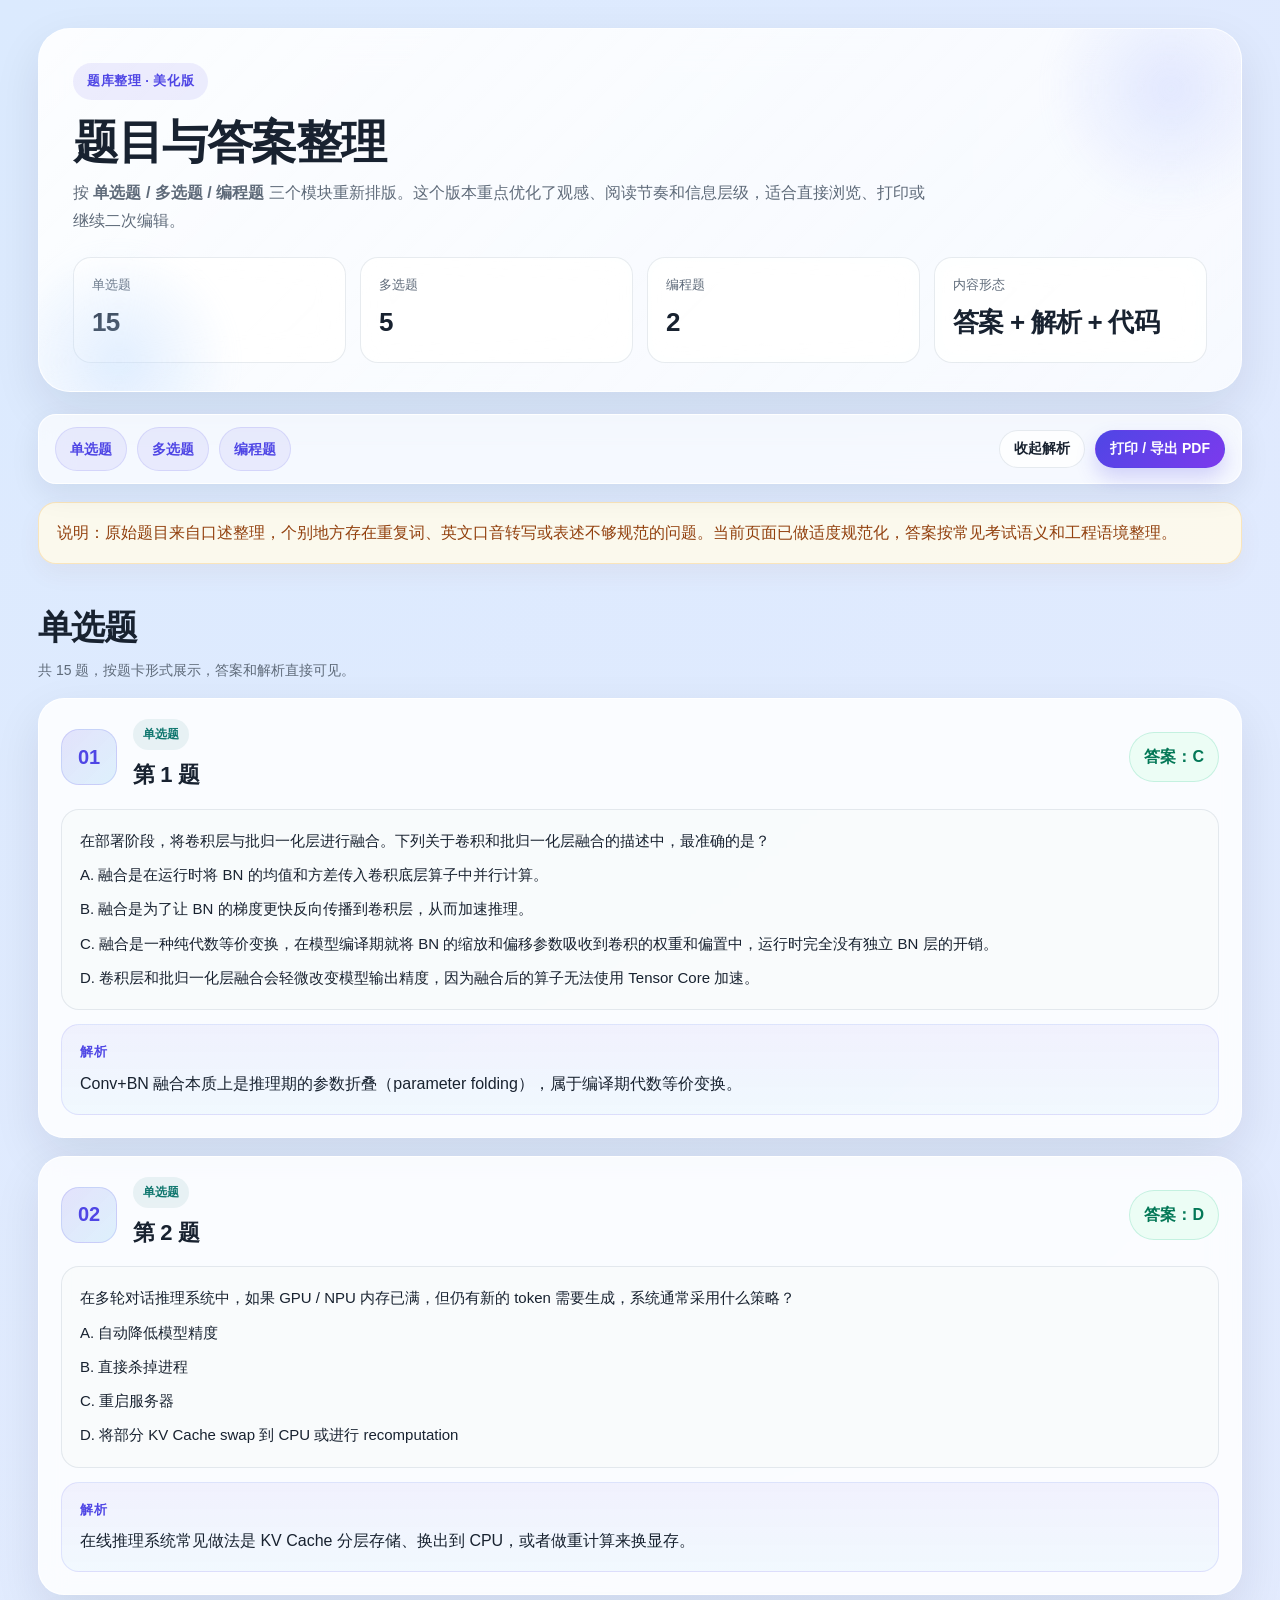
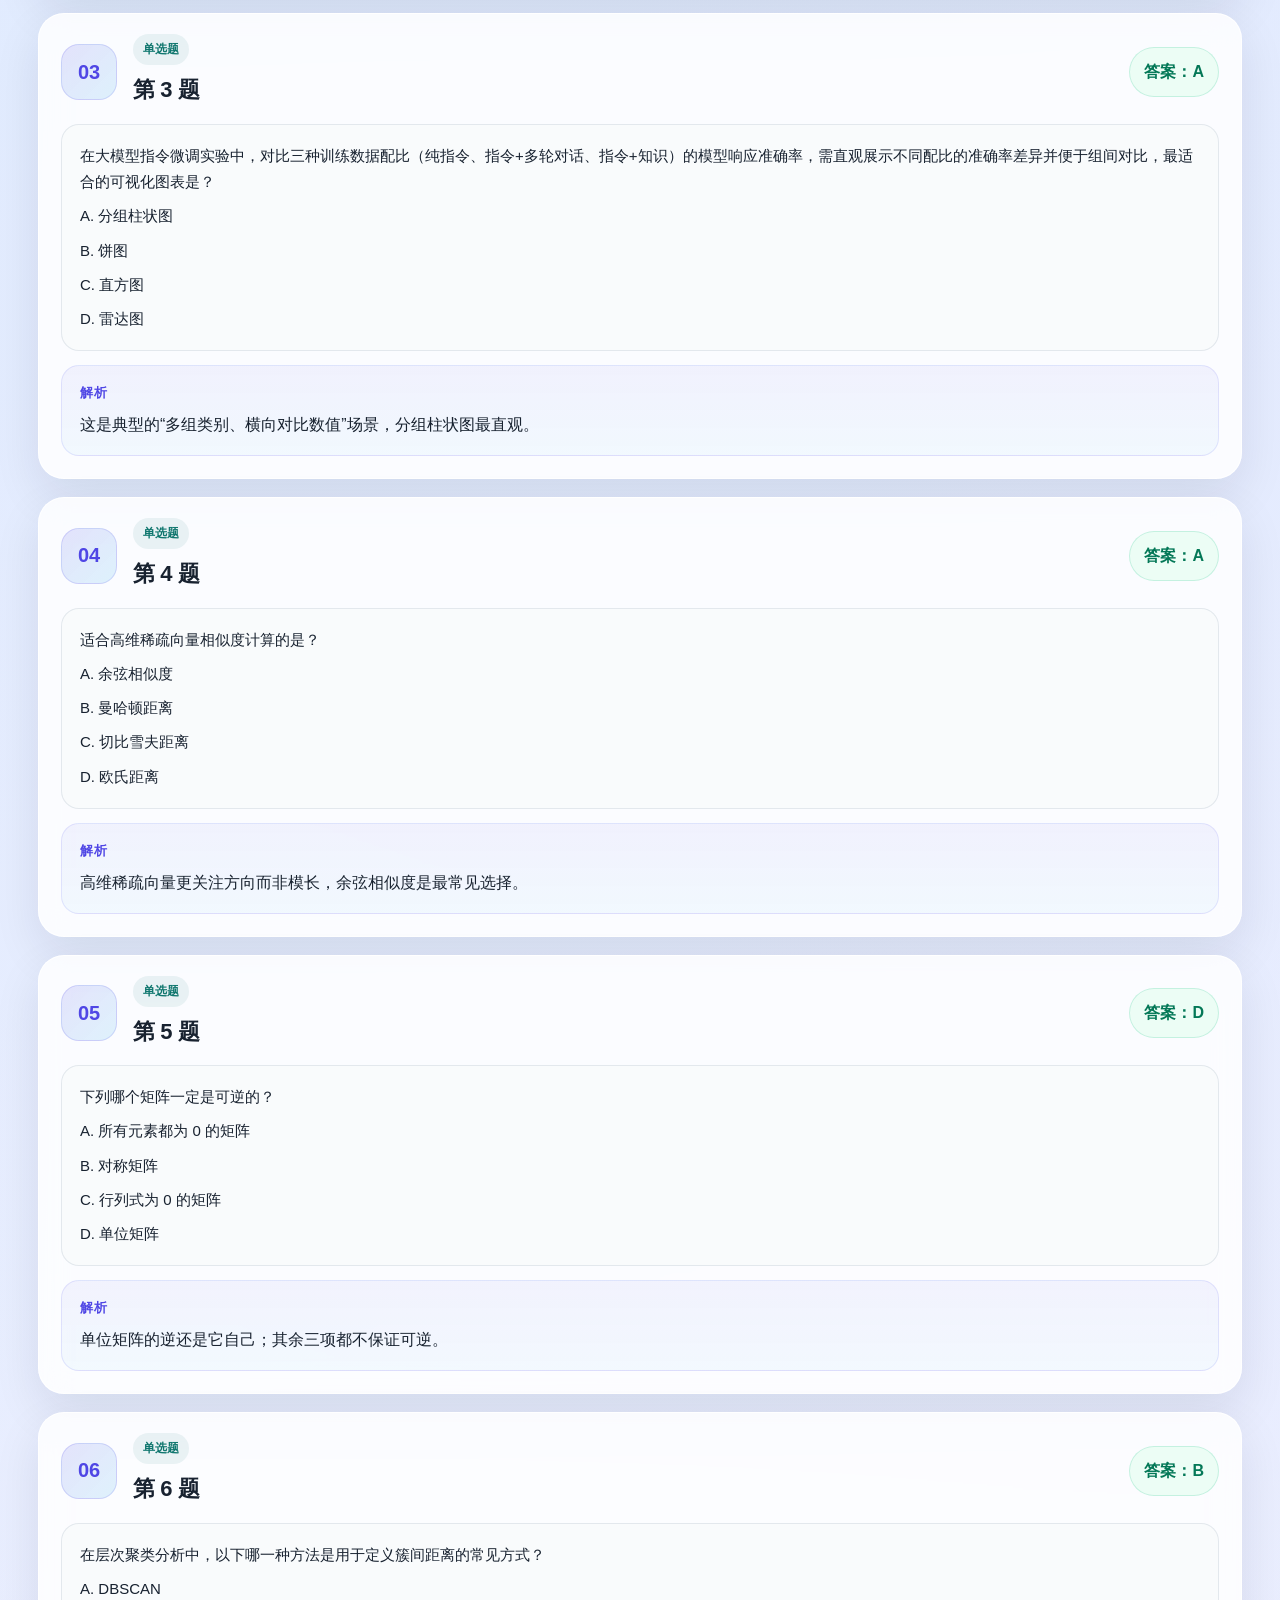
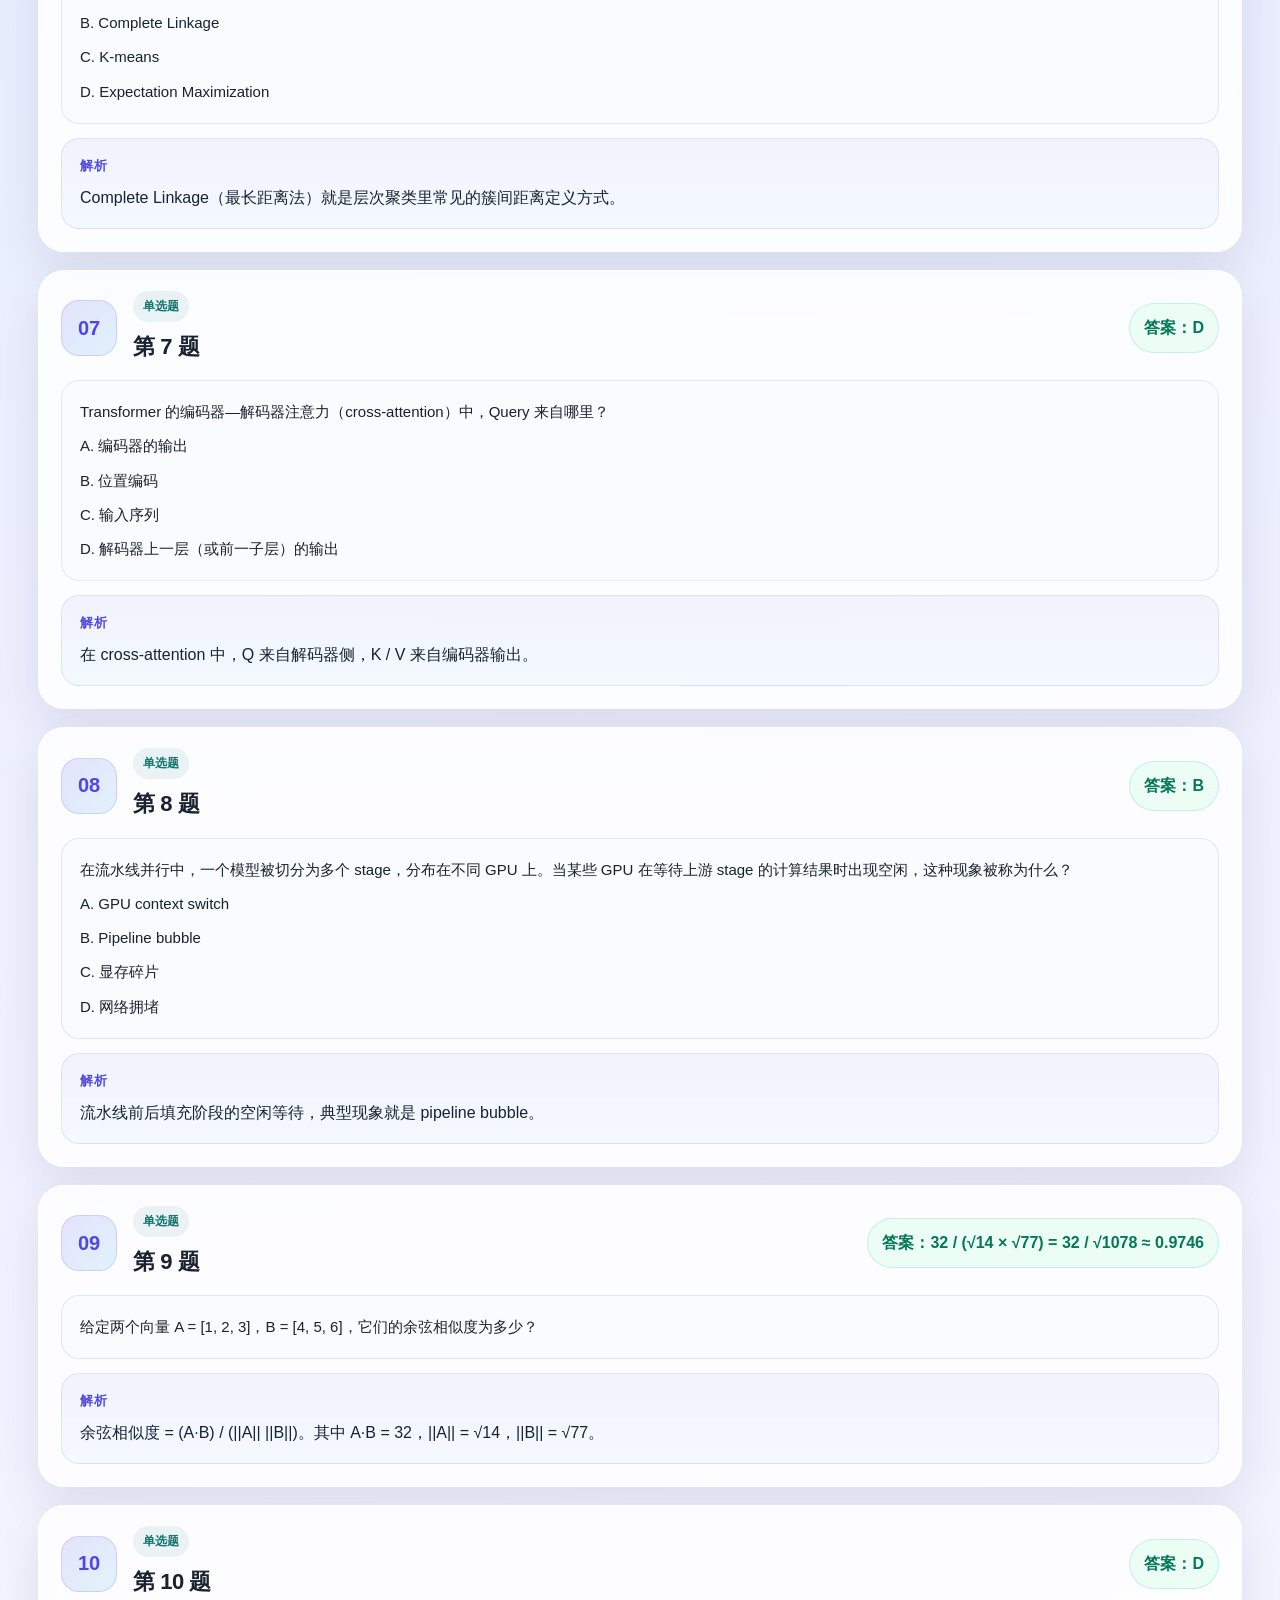
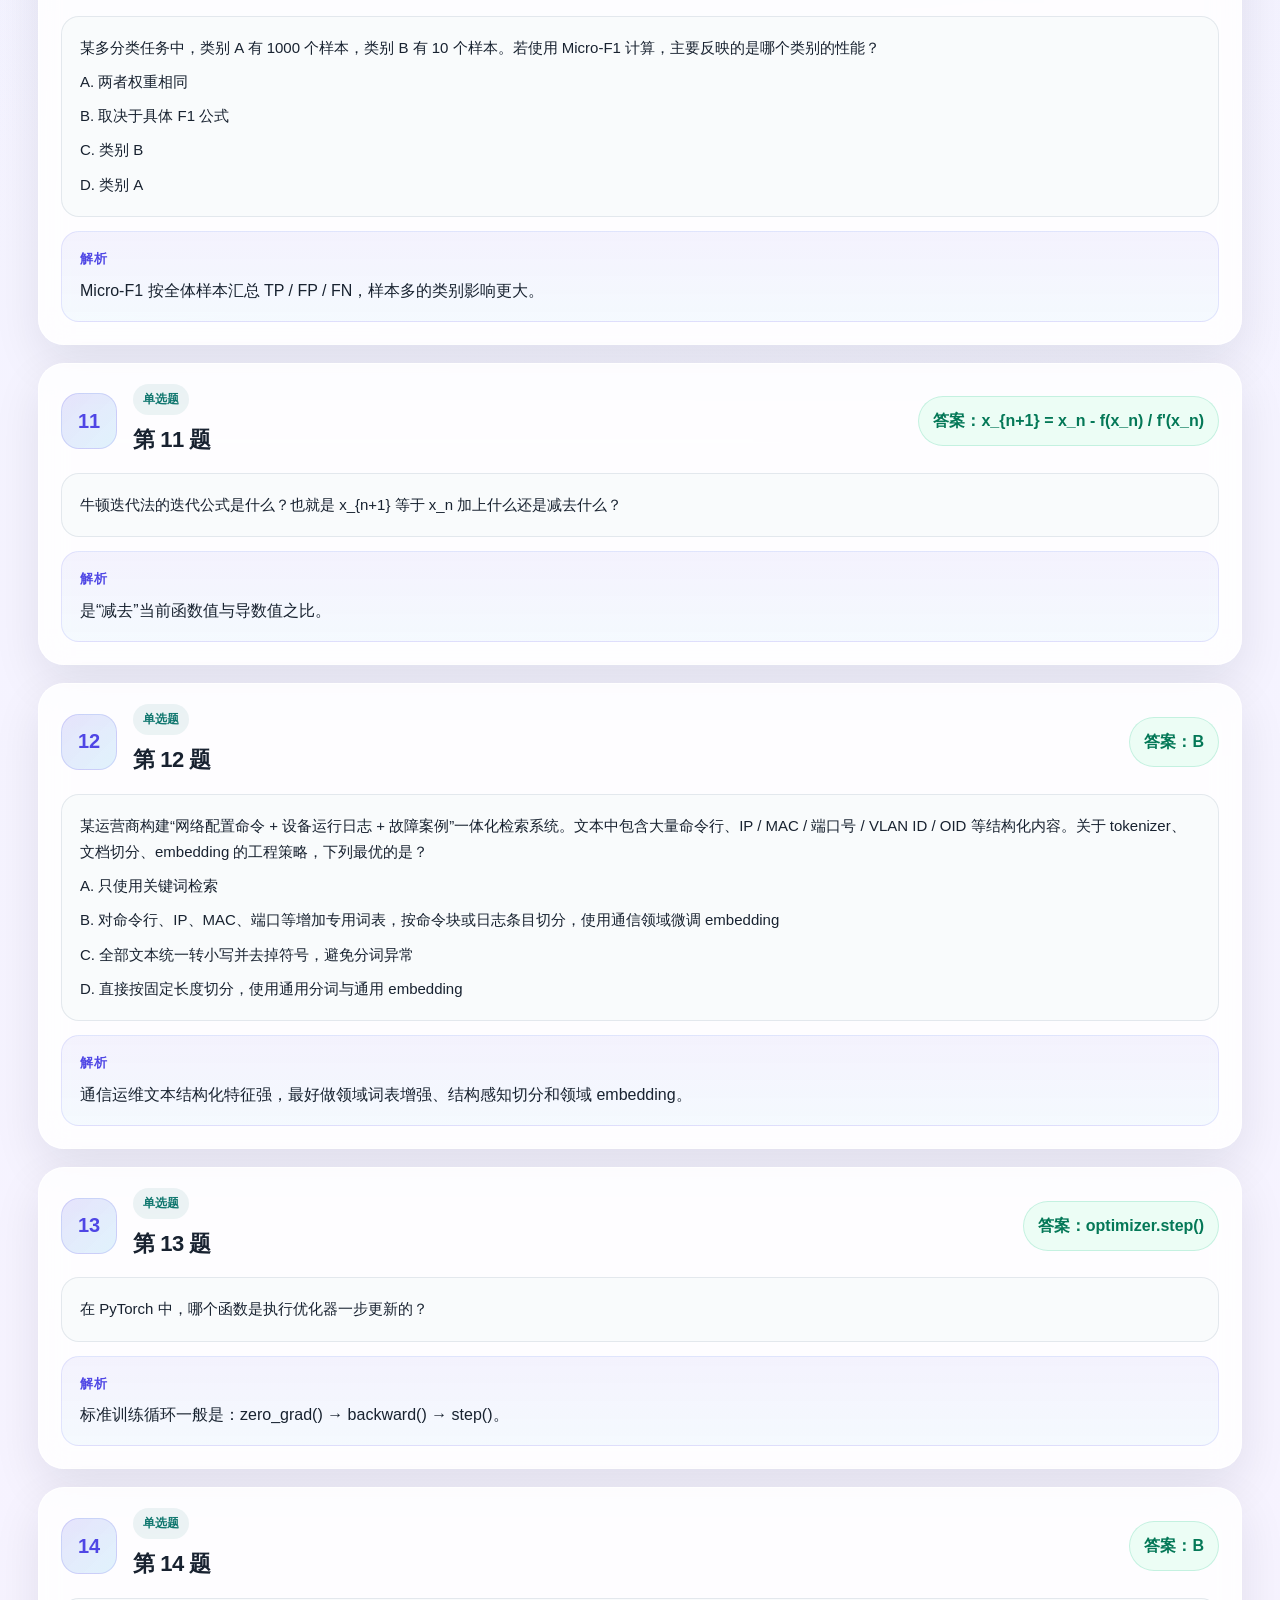
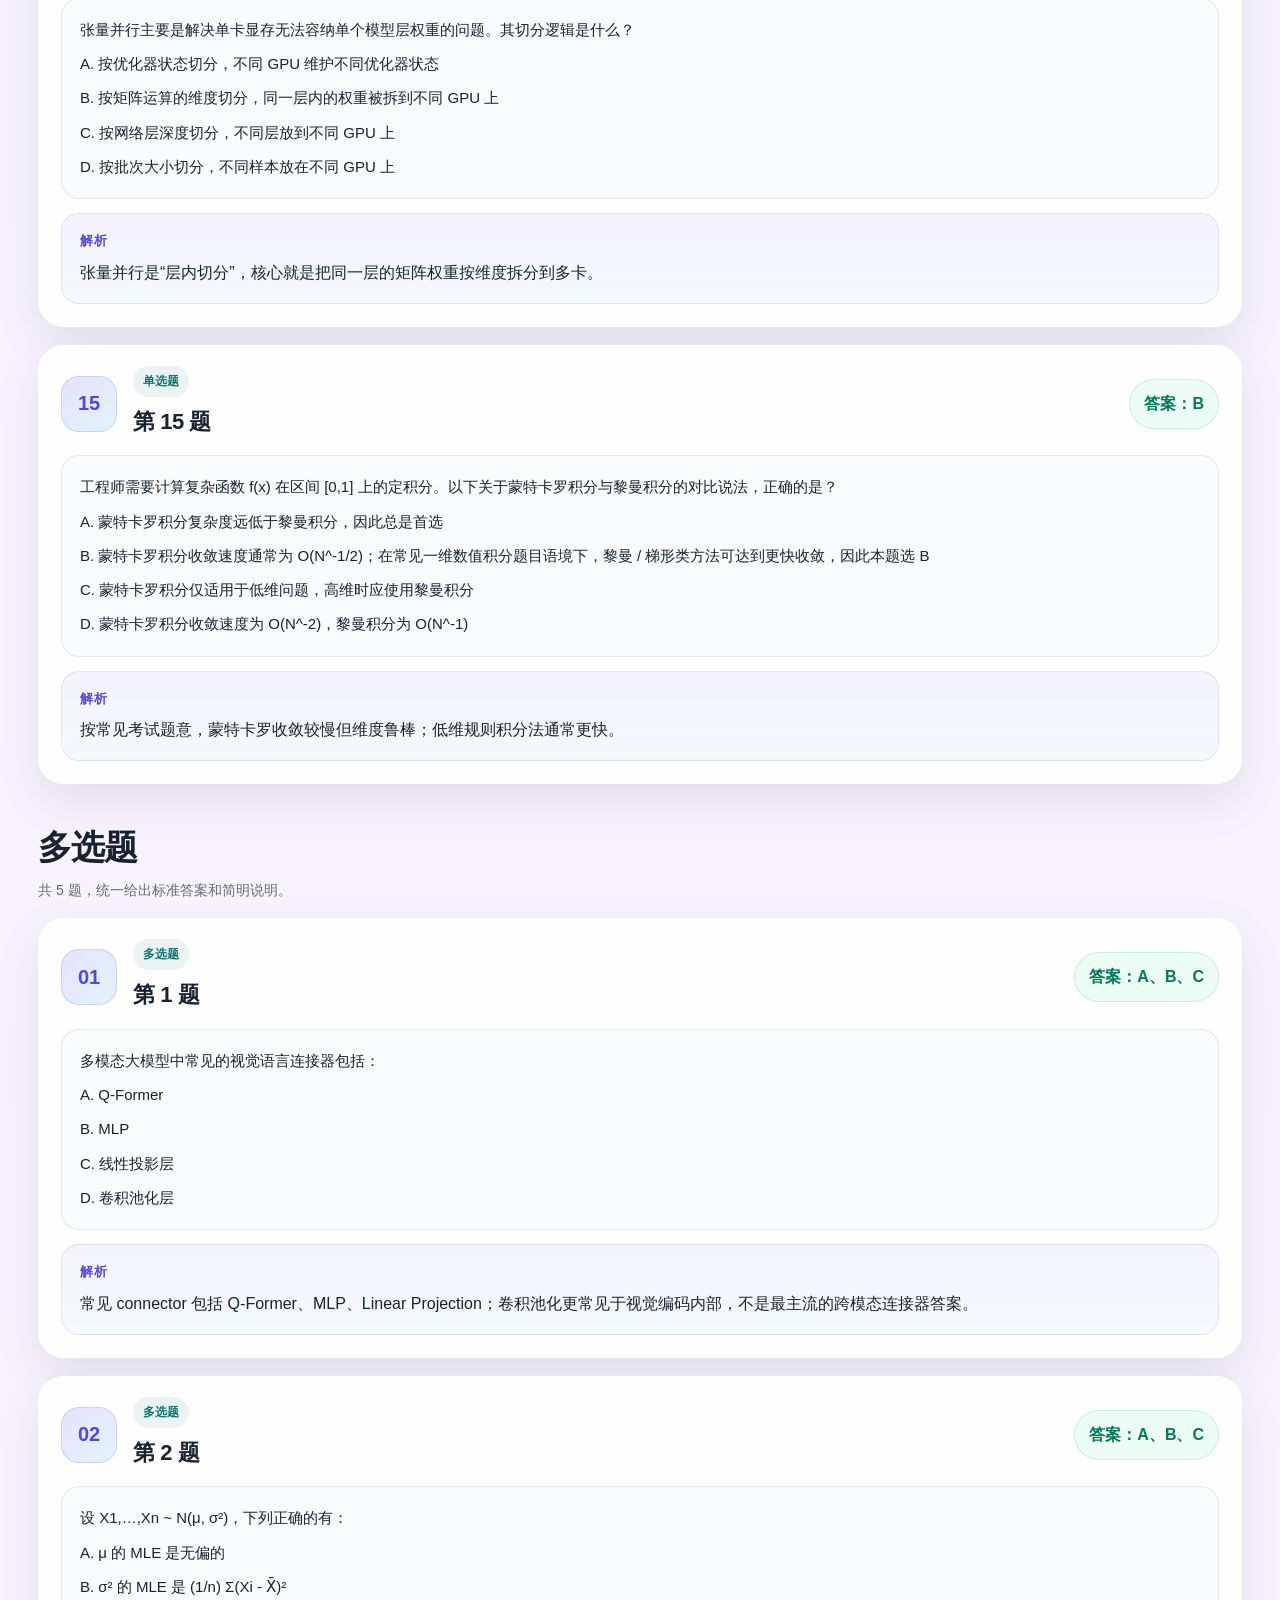
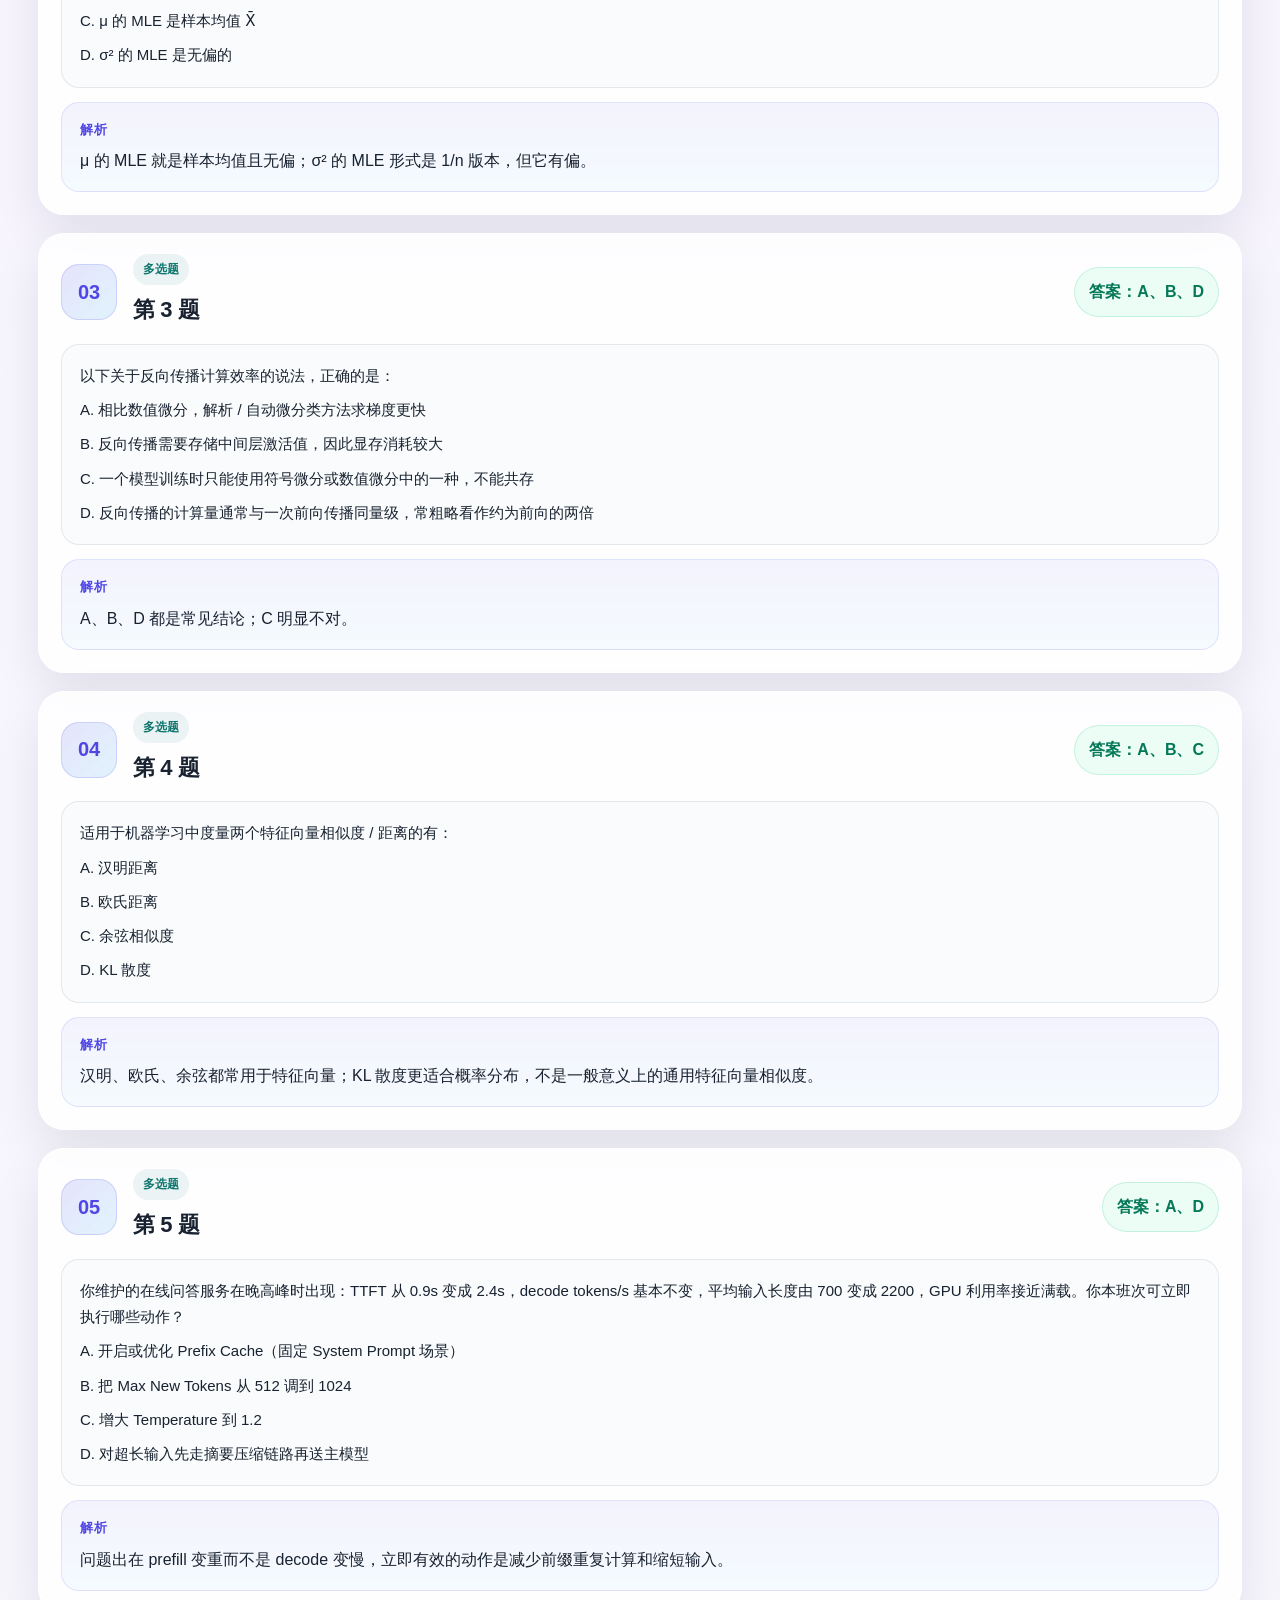
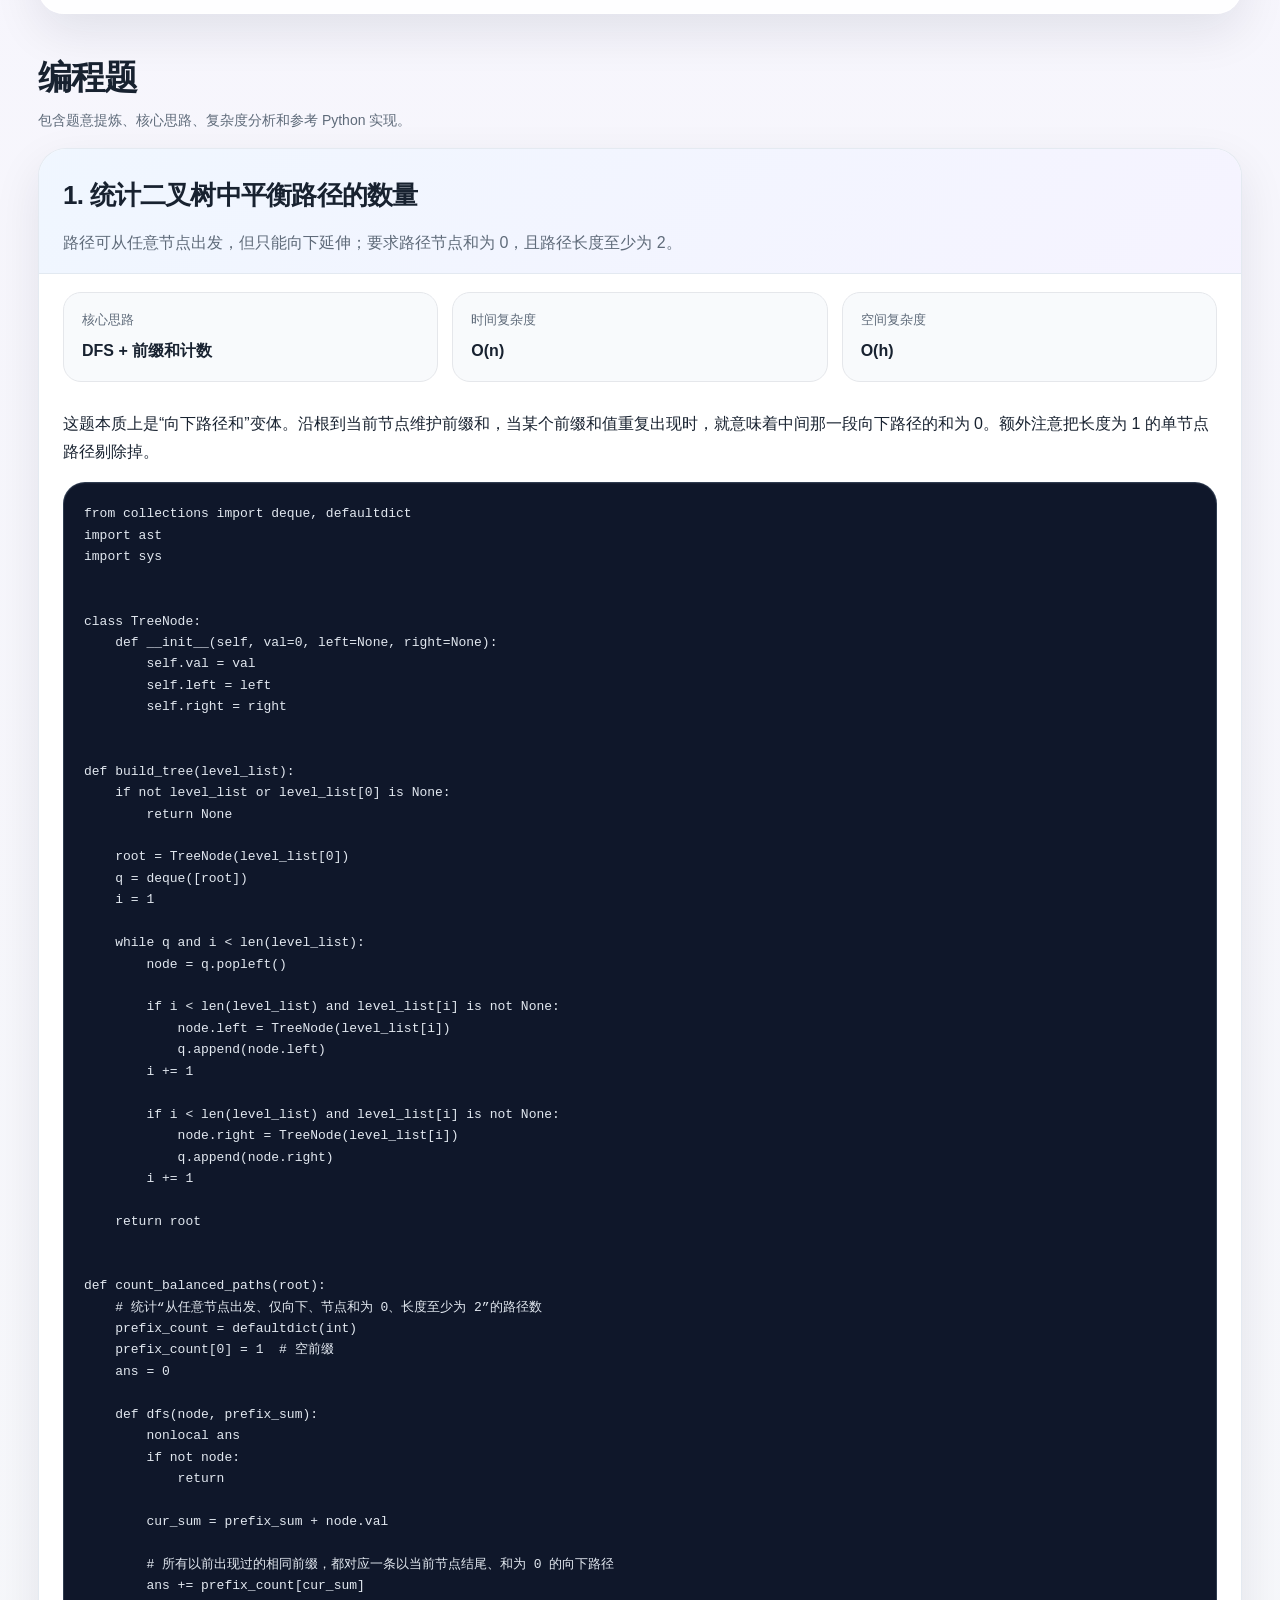
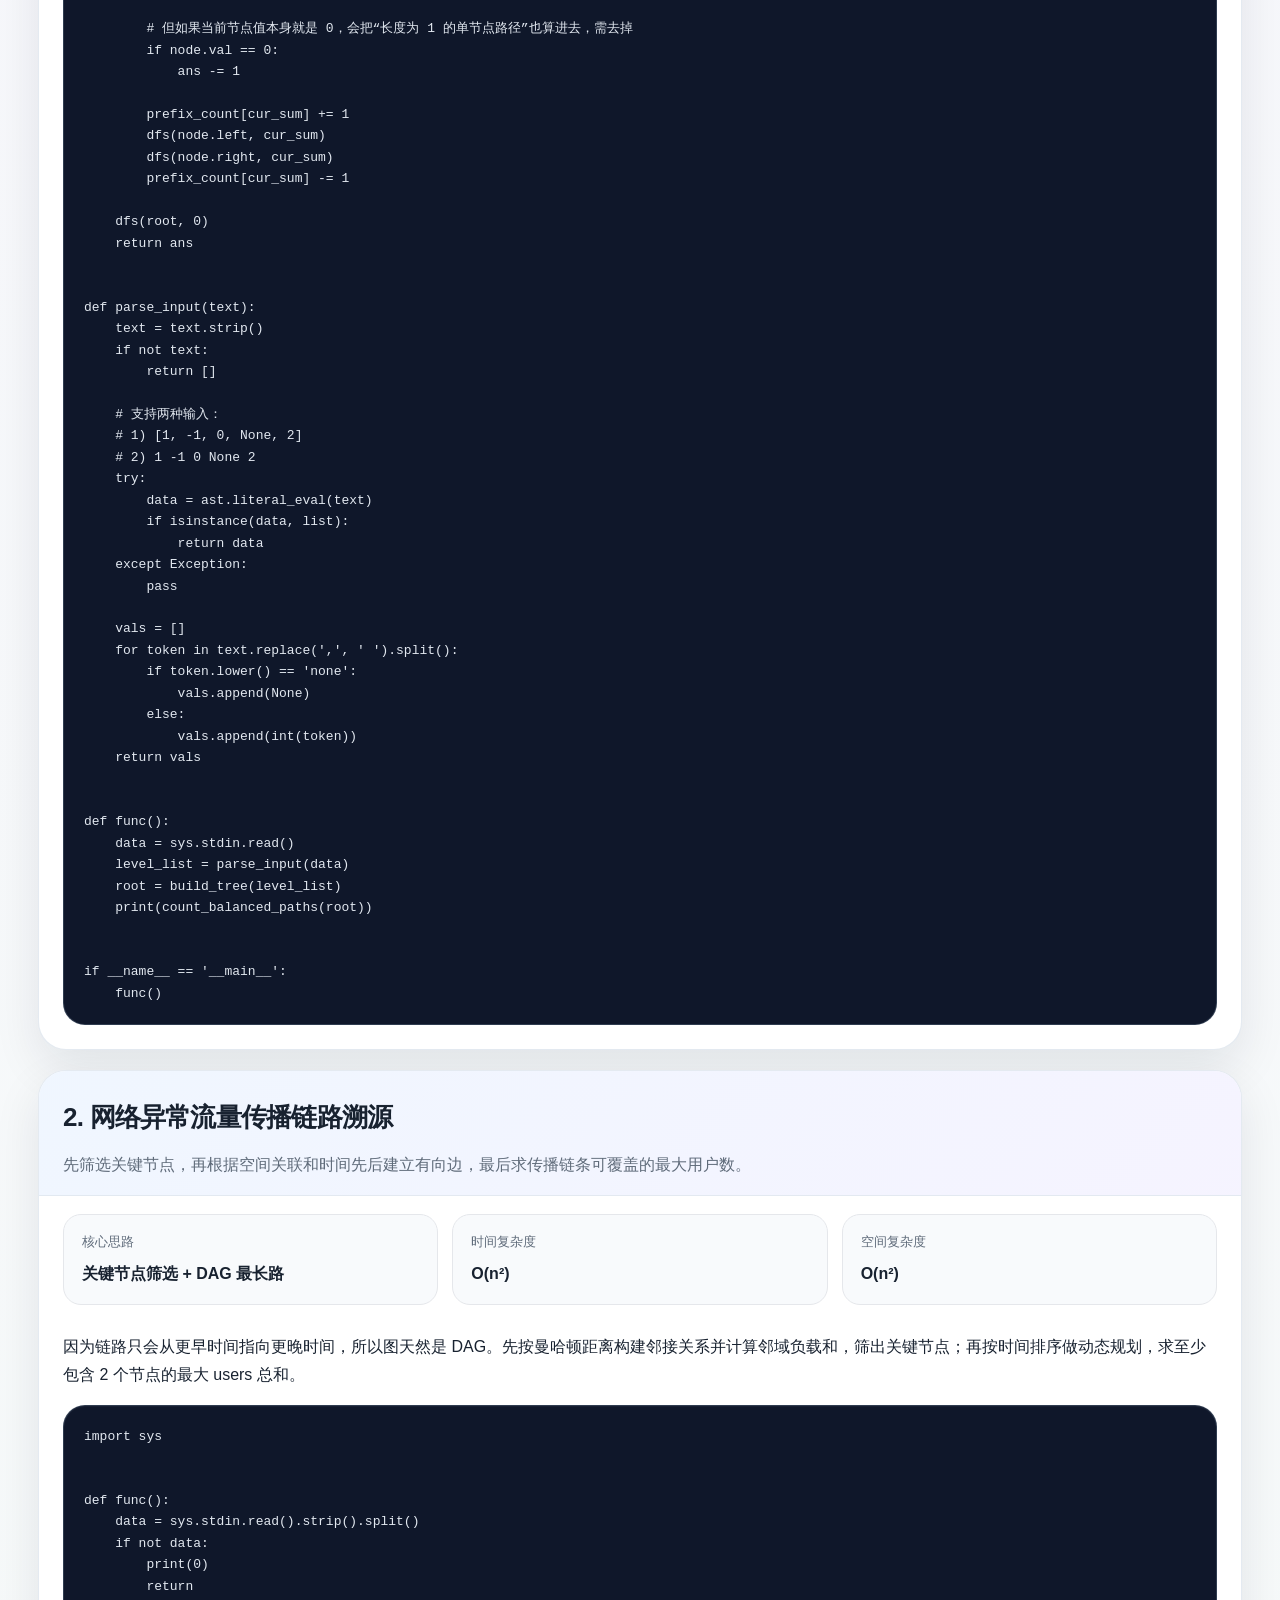
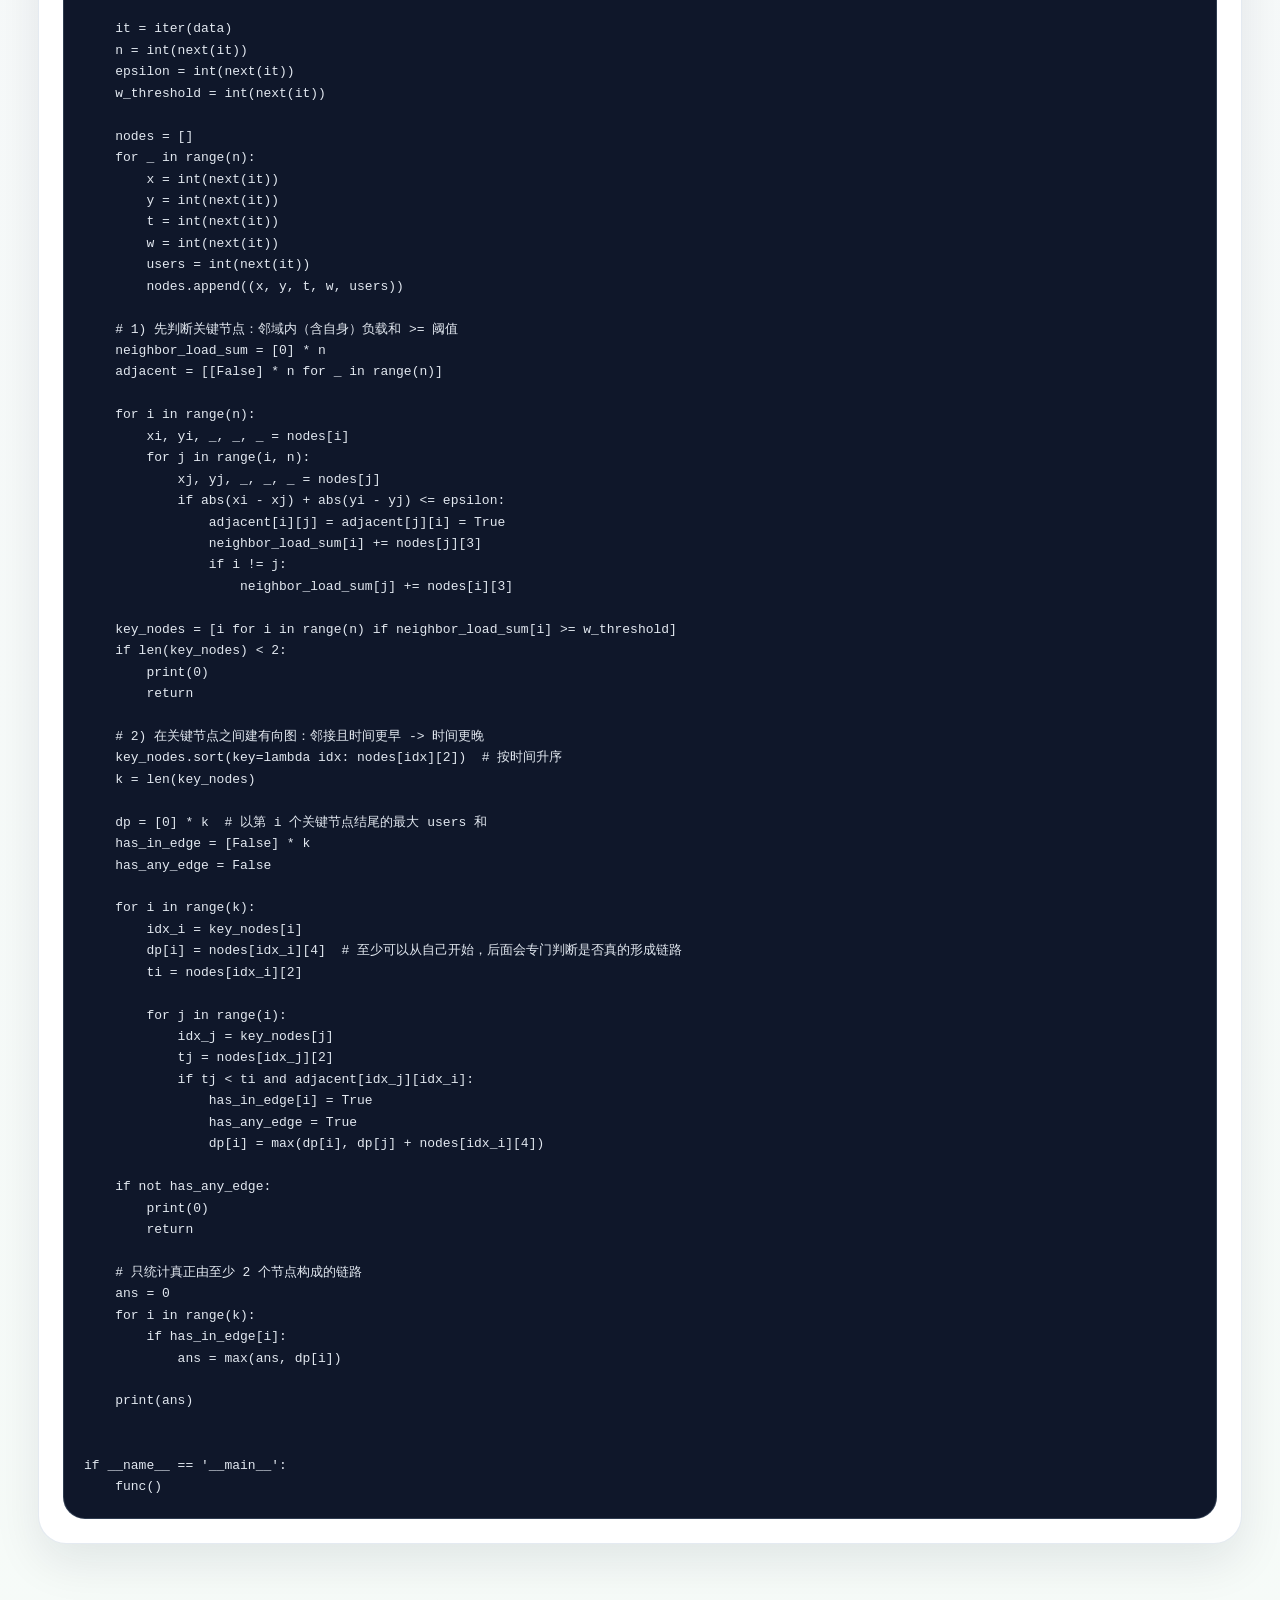
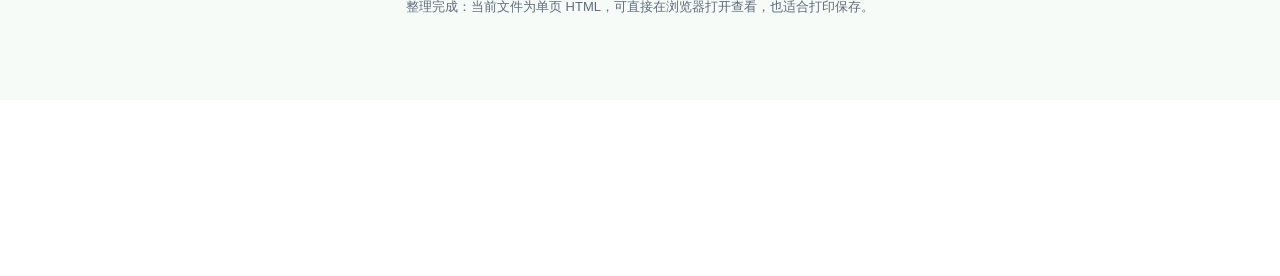
<file: preview.html>
<!DOCTYPE html>
<html lang="zh-CN">
<head>
  <meta charset="UTF-8" />
  <meta name="viewport" content="width=device-width, initial-scale=1.0" />
  <title>题目与答案整理（美化版）</title>
  <style>
    :root {
      --bg1: #eef4ff;
      --bg2: #f7f3ff;
      --bg3: #f6fbf8;
      --text: #182230;
      --muted: #5f6b7a;
      --line: rgba(148, 163, 184, 0.22);
      --card: rgba(255,255,255,0.84);
      --card-solid: #ffffff;
      --accent: #4f46e5;
      --accent-2: #0f766e;
      --accent-soft: rgba(79, 70, 229, 0.10);
      --ok-bg: #ecfdf5;
      --ok-text: #047857;
      --shadow: 0 18px 48px rgba(15, 23, 42, 0.09);
      --radius-xl: 26px;
      --radius-lg: 20px;
      --radius-md: 16px;
      --radius-sm: 12px;
      --code-bg: #0f172a;
    }

    * { box-sizing: border-box; }
    html { scroll-behavior: smooth; }
    body {
      margin: 0;
      color: var(--text);
      font-family: Inter, -apple-system, BlinkMacSystemFont, "Segoe UI", "PingFang SC", "Hiragino Sans GB", "Microsoft YaHei", sans-serif;
      line-height: 1.75;
      background:
        radial-gradient(circle at top left, #dbeafe 0%, rgba(219,234,254,0) 34%),
        radial-gradient(circle at top right, #ede9fe 0%, rgba(237,233,254,0) 36%),
        linear-gradient(180deg, var(--bg1) 0%, var(--bg2) 48%, var(--bg3) 100%);
      min-height: 100vh;
    }

    .shell {
      max-width: 1240px;
      margin: 0 auto;
      padding: 28px 18px 64px;
    }

    .hero {
      position: relative;
      overflow: hidden;
      padding: 34px 34px 28px;
      border-radius: 32px;
      background: linear-gradient(135deg, rgba(255,255,255,0.9), rgba(255,255,255,0.74));
      backdrop-filter: blur(18px);
      border: 1px solid rgba(255,255,255,0.65);
      box-shadow: var(--shadow);
      margin-bottom: 22px;
    }
    .hero::before, .hero::after {
      content: "";
      position: absolute;
      border-radius: 999px;
      filter: blur(10px);
      opacity: 0.45;
      pointer-events: none;
    }
    .hero::before {
      width: 260px; height: 260px; right: -60px; top: -70px;
      background: radial-gradient(circle, #c7d2fe 0%, rgba(199,210,254,0) 68%);
    }
    .hero::after {
      width: 240px; height: 240px; left: -40px; bottom: -90px;
      background: radial-gradient(circle, #bfdbfe 0%, rgba(191,219,254,0) 68%);
    }

    .eyebrow {
      display: inline-flex;
      align-items: center;
      gap: 8px;
      padding: 7px 14px;
      border-radius: 999px;
      background: rgba(79,70,229,0.09);
      color: var(--accent);
      font-weight: 700;
      font-size: 13px;
      letter-spacing: .04em;
    }
    h1 {
      margin: 16px 0 10px;
      font-size: clamp(28px, 4.2vw, 46px);
      line-height: 1.15;
      letter-spacing: -0.03em;
    }
    .hero p { margin: 0; color: var(--muted); max-width: 860px; }

    .stats {
      display: grid;
      grid-template-columns: repeat(4, minmax(0, 1fr));
      gap: 14px;
      margin-top: 22px;
    }
    .stat {
      background: rgba(255,255,255,0.72);
      border: 1px solid var(--line);
      border-radius: 18px;
      padding: 16px 18px;
      backdrop-filter: blur(12px);
    }
    .stat .k { color: var(--muted); font-size: 13px; }
    .stat .v { font-size: 26px; font-weight: 800; margin-top: 4px; letter-spacing: -0.03em; }

    .topbar {
      position: sticky;
      top: 12px;
      z-index: 20;
      display: flex;
      align-items: center;
      justify-content: space-between;
      gap: 12px;
      margin-bottom: 18px;
      padding: 12px 16px;
      border-radius: 18px;
      background: rgba(255,255,255,0.7);
      border: 1px solid rgba(255,255,255,0.9);
      backdrop-filter: blur(16px);
      box-shadow: 0 10px 30px rgba(15, 23, 42, 0.08);
    }
    .nav { display: flex; gap: 10px; flex-wrap: wrap; }
    .nav a, .ghost-btn, .solid-btn {
      text-decoration: none;
      border-radius: 999px;
      padding: 9px 14px;
      font-size: 14px;
      font-weight: 700;
      border: 1px solid transparent;
      transition: .2s ease;
      cursor: pointer;
    }
    .nav a {
      color: var(--accent);
      background: rgba(79, 70, 229, 0.08);
      border-color: rgba(79,70,229,0.12);
    }
    .nav a:hover { transform: translateY(-1px); }
    .actions { display: flex; gap: 10px; flex-wrap: wrap; }
    .ghost-btn {
      background: rgba(255,255,255,0.75);
      color: var(--text);
      border-color: var(--line);
    }
    .solid-btn {
      background: linear-gradient(135deg, #4f46e5, #7c3aed);
      color: white;
      box-shadow: 0 10px 20px rgba(79,70,229,0.22);
    }

    .notice {
      margin-bottom: 22px;
      padding: 16px 18px;
      border-radius: 18px;
      background: rgba(255, 251, 235, 0.88);
      border: 1px solid rgba(245, 158, 11, 0.22);
      color: #92400e;
      box-shadow: 0 10px 24px rgba(146, 64, 14, 0.05);
    }

    .section { margin-top: 34px; }
    .section-head {
      display: flex;
      align-items: center;
      justify-content: space-between;
      gap: 14px;
      margin-bottom: 16px;
    }
    .section-title {
      margin: 0;
      font-size: clamp(24px, 3vw, 34px);
      letter-spacing: -0.03em;
    }
    .section-sub { color: var(--muted); font-size: 14px; }

    .q-grid { display: grid; gap: 18px; }
    .q-card {
      background: var(--card);
      border: 1px solid rgba(255,255,255,0.9);
      border-radius: var(--radius-xl);
      backdrop-filter: blur(14px);
      box-shadow: var(--shadow);
      overflow: hidden;
      transition: transform .18s ease, box-shadow .18s ease;
    }
    .q-card:hover { transform: translateY(-2px); box-shadow: 0 22px 52px rgba(15, 23, 42, 0.11); }

    .q-head {
      display: grid;
      grid-template-columns: auto 1fr auto;
      gap: 16px;
      align-items: center;
      padding: 20px 22px 14px;
    }
    .q-no {
      width: 56px; height: 56px;
      display: grid; place-items: center;
      border-radius: 18px;
      background: linear-gradient(135deg, rgba(79,70,229,0.14), rgba(14,165,233,0.12));
      color: var(--accent);
      font-weight: 900;
      font-size: 20px;
      border: 1px solid rgba(79,70,229,0.16);
    }
    .q-type {
      display: inline-flex;
      width: fit-content;
      padding: 5px 10px;
      border-radius: 999px;
      background: rgba(15,118,110,0.08);
      color: var(--accent-2);
      font-size: 12px;
      font-weight: 700;
      margin-bottom: 6px;
    }
    .q-meta h3 { margin: 0; font-size: 22px; letter-spacing: -0.02em; }
    .answer-tag {
      display: inline-flex;
      align-items: center;
      gap: 8px;
      padding: 10px 14px;
      border-radius: 999px;
      background: var(--ok-bg);
      color: var(--ok-text);
      border: 1px solid rgba(16,185,129,0.18);
      font-weight: 800;
      white-space: nowrap;
    }

    .q-body { padding: 0 22px 22px; }
    .q-stem {
      padding: 18px 18px;
      border-radius: 18px;
      background: rgba(248,250,252,0.82);
      border: 1px solid var(--line);
      font-size: 15px;
    }
    .q-stem br { content: ""; display: block; margin-top: 8px; }

    .analysis-box {
      margin-top: 14px;
      padding: 16px 18px;
      border-radius: 18px;
      background: linear-gradient(180deg, rgba(79,70,229,0.06), rgba(14,165,233,0.04));
      border: 1px solid rgba(99,102,241,0.14);
    }
    .analysis-label {
      font-size: 13px;
      font-weight: 800;
      color: var(--accent);
      margin-bottom: 6px;
      text-transform: uppercase;
      letter-spacing: .04em;
    }

    .program-wrap { display: grid; gap: 20px; }
    .prog-card {
      background: var(--card-solid);
      border: 1px solid rgba(226,232,240,0.9);
      border-radius: 28px;
      box-shadow: var(--shadow);
      overflow: hidden;
    }
    .prog-top {
      padding: 24px 24px 16px;
      background: linear-gradient(135deg, rgba(239,246,255,0.96), rgba(245,243,255,0.96));
      border-bottom: 1px solid rgba(226,232,240,0.9);
    }
    .prog-top h3 { margin: 0 0 10px; font-size: 26px; letter-spacing: -0.03em; }
    .prog-top p { margin: 0; color: var(--muted); }
    .meta-grid {
      display: grid;
      grid-template-columns: repeat(3, minmax(0, 1fr));
      gap: 14px;
      padding: 18px 24px 0;
    }
    .meta-card {
      padding: 16px 18px;
      border-radius: 18px;
      background: #f8fafc;
      border: 1px solid #e5e7eb;
    }
    .meta-card .k { color: var(--muted); font-size: 13px; }
    .meta-card .v { margin-top: 6px; font-weight: 800; }
    .prog-body { padding: 12px 24px 24px; }
    pre {
      margin: 14px 0 0;
      background: var(--code-bg);
      color: #e2e8f0;
      padding: 20px;
      border-radius: 22px;
      overflow: auto;
      font-size: 13px;
      line-height: 1.65;
      border: 1px solid rgba(51,65,85,0.9);
      box-shadow: inset 0 1px 0 rgba(255,255,255,0.03);
    }
    code { font-family: ui-monospace, SFMono-Regular, Menlo, Consolas, "Liberation Mono", monospace; }

    .footer {
      margin-top: 34px;
      padding: 18px;
      text-align: center;
      color: var(--muted);
      font-size: 13px;
    }

    .collapsed .analysis-box { display: none; }

    @media (max-width: 900px) {
      .stats, .meta-grid { grid-template-columns: 1fr 1fr; }
      .q-head { grid-template-columns: auto 1fr; }
      .q-answer-wrap { grid-column: 1 / -1; }
      .topbar { flex-direction: column; align-items: stretch; }
    }
    @media (max-width: 640px) {
      .shell { padding: 16px 12px 48px; }
      .hero { padding: 24px 18px; border-radius: 24px; }
      .stats, .meta-grid { grid-template-columns: 1fr; }
      .q-head, .q-body, .prog-top, .prog-body, .meta-grid { padding-left: 16px; padding-right: 16px; }
      .q-meta h3 { font-size: 20px; }
    }

    @media print {
      body { background: white; }
      .topbar { display: none; }
      .hero, .q-card, .prog-card { box-shadow: none; background: white; }
      .q-card, .prog-card, .hero { break-inside: avoid; }
    }
  </style>
</head>
<body>
  <div class="shell">
    <section class="hero">
      <div class="eyebrow">题库整理 · 美化版</div>
      <h1>题目与答案整理</h1>
      <p>按 <strong>单选题 / 多选题 / 编程题</strong> 三个模块重新排版。这个版本重点优化了观感、阅读节奏和信息层级，适合直接浏览、打印或继续二次编辑。</p>
      <div class="stats">
        <div class="stat"><div class="k">单选题</div><div class="v">15</div></div>
        <div class="stat"><div class="k">多选题</div><div class="v">5</div></div>
        <div class="stat"><div class="k">编程题</div><div class="v">2</div></div>
        <div class="stat"><div class="k">内容形态</div><div class="v">答案 + 解析 + 代码</div></div>
      </div>
    </section>

    <div class="topbar">
      <nav class="nav">
        <a href="#single">单选题</a>
        <a href="#multi">多选题</a>
        <a href="#program">编程题</a>
      </nav>
      <div class="actions">
        <button class="ghost-btn" id="toggleAnalysis">收起解析</button>
        <button class="solid-btn" onclick="window.print()">打印 / 导出 PDF</button>
      </div>
    </div>

    <div class="notice">
      说明：原始题目来自口述整理，个别地方存在重复词、英文口音转写或表述不够规范的问题。当前页面已做适度规范化，答案按常见考试语义和工程语境整理。
    </div>

    <section class="section" id="single">
      <div class="section-head">
        <div>
          <h2 class="section-title">单选题</h2>
          <div class="section-sub">共 15 题，按题卡形式展示，答案和解析直接可见。</div>
        </div>
      </div>
      <div class="q-grid">
        
    <article class="q-card">
      <div class="q-head">
        <div class="q-no">01</div>
        <div class="q-meta">
          <div class="q-type">单选题</div>
          <h3>第 1 题</h3>
        </div>
        <div class="q-answer-wrap">
          <span class="answer-tag">答案：C</span>
        </div>
      </div>
      <div class="q-body">
        <div class="q-stem">在部署阶段，将卷积层与批归一化层进行融合。下列关于卷积和批归一化层融合的描述中，最准确的是？<br>A. 融合是在运行时将 BN 的均值和方差传入卷积底层算子中并行计算。<br>B. 融合是为了让 BN 的梯度更快反向传播到卷积层，从而加速推理。<br>C. 融合是一种纯代数等价变换，在模型编译期就将 BN 的缩放和偏移参数吸收到卷积的权重和偏置中，运行时完全没有独立 BN 层的开销。<br>D. 卷积层和批归一化层融合会轻微改变模型输出精度，因为融合后的算子无法使用 Tensor Core 加速。</div>
        <div class="analysis-box">
          <div class="analysis-label">解析</div>
          <div class="analysis-text">Conv+BN 融合本质上是推理期的参数折叠（parameter folding），属于编译期代数等价变换。</div>
        </div>
      </div>
    </article>
    
    <article class="q-card">
      <div class="q-head">
        <div class="q-no">02</div>
        <div class="q-meta">
          <div class="q-type">单选题</div>
          <h3>第 2 题</h3>
        </div>
        <div class="q-answer-wrap">
          <span class="answer-tag">答案：D</span>
        </div>
      </div>
      <div class="q-body">
        <div class="q-stem">在多轮对话推理系统中，如果 GPU / NPU 内存已满，但仍有新的 token 需要生成，系统通常采用什么策略？<br>A. 自动降低模型精度<br>B. 直接杀掉进程<br>C. 重启服务器<br>D. 将部分 KV Cache swap 到 CPU 或进行 recomputation</div>
        <div class="analysis-box">
          <div class="analysis-label">解析</div>
          <div class="analysis-text">在线推理系统常见做法是 KV Cache 分层存储、换出到 CPU，或者做重计算来换显存。</div>
        </div>
      </div>
    </article>
    
    <article class="q-card">
      <div class="q-head">
        <div class="q-no">03</div>
        <div class="q-meta">
          <div class="q-type">单选题</div>
          <h3>第 3 题</h3>
        </div>
        <div class="q-answer-wrap">
          <span class="answer-tag">答案：A</span>
        </div>
      </div>
      <div class="q-body">
        <div class="q-stem">在大模型指令微调实验中，对比三种训练数据配比（纯指令、指令+多轮对话、指令+知识）的模型响应准确率，需直观展示不同配比的准确率差异并便于组间对比，最适合的可视化图表是？<br>A. 分组柱状图<br>B. 饼图<br>C. 直方图<br>D. 雷达图</div>
        <div class="analysis-box">
          <div class="analysis-label">解析</div>
          <div class="analysis-text">这是典型的“多组类别、横向对比数值”场景，分组柱状图最直观。</div>
        </div>
      </div>
    </article>
    
    <article class="q-card">
      <div class="q-head">
        <div class="q-no">04</div>
        <div class="q-meta">
          <div class="q-type">单选题</div>
          <h3>第 4 题</h3>
        </div>
        <div class="q-answer-wrap">
          <span class="answer-tag">答案：A</span>
        </div>
      </div>
      <div class="q-body">
        <div class="q-stem">适合高维稀疏向量相似度计算的是？<br>A. 余弦相似度<br>B. 曼哈顿距离<br>C. 切比雪夫距离<br>D. 欧氏距离</div>
        <div class="analysis-box">
          <div class="analysis-label">解析</div>
          <div class="analysis-text">高维稀疏向量更关注方向而非模长，余弦相似度是最常见选择。</div>
        </div>
      </div>
    </article>
    
    <article class="q-card">
      <div class="q-head">
        <div class="q-no">05</div>
        <div class="q-meta">
          <div class="q-type">单选题</div>
          <h3>第 5 题</h3>
        </div>
        <div class="q-answer-wrap">
          <span class="answer-tag">答案：D</span>
        </div>
      </div>
      <div class="q-body">
        <div class="q-stem">下列哪个矩阵一定是可逆的？<br>A. 所有元素都为 0 的矩阵<br>B. 对称矩阵<br>C. 行列式为 0 的矩阵<br>D. 单位矩阵</div>
        <div class="analysis-box">
          <div class="analysis-label">解析</div>
          <div class="analysis-text">单位矩阵的逆还是它自己；其余三项都不保证可逆。</div>
        </div>
      </div>
    </article>
    
    <article class="q-card">
      <div class="q-head">
        <div class="q-no">06</div>
        <div class="q-meta">
          <div class="q-type">单选题</div>
          <h3>第 6 题</h3>
        </div>
        <div class="q-answer-wrap">
          <span class="answer-tag">答案：B</span>
        </div>
      </div>
      <div class="q-body">
        <div class="q-stem">在层次聚类分析中，以下哪一种方法是用于定义簇间距离的常见方式？<br>A. DBSCAN<br>B. Complete Linkage<br>C. K-means<br>D. Expectation Maximization</div>
        <div class="analysis-box">
          <div class="analysis-label">解析</div>
          <div class="analysis-text">Complete Linkage（最长距离法）就是层次聚类里常见的簇间距离定义方式。</div>
        </div>
      </div>
    </article>
    
    <article class="q-card">
      <div class="q-head">
        <div class="q-no">07</div>
        <div class="q-meta">
          <div class="q-type">单选题</div>
          <h3>第 7 题</h3>
        </div>
        <div class="q-answer-wrap">
          <span class="answer-tag">答案：D</span>
        </div>
      </div>
      <div class="q-body">
        <div class="q-stem">Transformer 的编码器—解码器注意力（cross-attention）中，Query 来自哪里？<br>A. 编码器的输出<br>B. 位置编码<br>C. 输入序列<br>D. 解码器上一层（或前一子层）的输出</div>
        <div class="analysis-box">
          <div class="analysis-label">解析</div>
          <div class="analysis-text">在 cross-attention 中，Q 来自解码器侧，K / V 来自编码器输出。</div>
        </div>
      </div>
    </article>
    
    <article class="q-card">
      <div class="q-head">
        <div class="q-no">08</div>
        <div class="q-meta">
          <div class="q-type">单选题</div>
          <h3>第 8 题</h3>
        </div>
        <div class="q-answer-wrap">
          <span class="answer-tag">答案：B</span>
        </div>
      </div>
      <div class="q-body">
        <div class="q-stem">在流水线并行中，一个模型被切分为多个 stage，分布在不同 GPU 上。当某些 GPU 在等待上游 stage 的计算结果时出现空闲，这种现象被称为什么？<br>A. GPU context switch<br>B. Pipeline bubble<br>C. 显存碎片<br>D. 网络拥堵</div>
        <div class="analysis-box">
          <div class="analysis-label">解析</div>
          <div class="analysis-text">流水线前后填充阶段的空闲等待，典型现象就是 pipeline bubble。</div>
        </div>
      </div>
    </article>
    
    <article class="q-card">
      <div class="q-head">
        <div class="q-no">09</div>
        <div class="q-meta">
          <div class="q-type">单选题</div>
          <h3>第 9 题</h3>
        </div>
        <div class="q-answer-wrap">
          <span class="answer-tag">答案：32 / (√14 × √77) = 32 / √1078 ≈ 0.9746</span>
        </div>
      </div>
      <div class="q-body">
        <div class="q-stem">给定两个向量 A = [1, 2, 3]，B = [4, 5, 6]，它们的余弦相似度为多少？</div>
        <div class="analysis-box">
          <div class="analysis-label">解析</div>
          <div class="analysis-text">余弦相似度 = (A·B) / (||A|| ||B||)。其中 A·B = 32，||A|| = √14，||B|| = √77。</div>
        </div>
      </div>
    </article>
    
    <article class="q-card">
      <div class="q-head">
        <div class="q-no">10</div>
        <div class="q-meta">
          <div class="q-type">单选题</div>
          <h3>第 10 题</h3>
        </div>
        <div class="q-answer-wrap">
          <span class="answer-tag">答案：D</span>
        </div>
      </div>
      <div class="q-body">
        <div class="q-stem">某多分类任务中，类别 A 有 1000 个样本，类别 B 有 10 个样本。若使用 Micro-F1 计算，主要反映的是哪个类别的性能？<br>A. 两者权重相同<br>B. 取决于具体 F1 公式<br>C. 类别 B<br>D. 类别 A</div>
        <div class="analysis-box">
          <div class="analysis-label">解析</div>
          <div class="analysis-text">Micro-F1 按全体样本汇总 TP / FP / FN，样本多的类别影响更大。</div>
        </div>
      </div>
    </article>
    
    <article class="q-card">
      <div class="q-head">
        <div class="q-no">11</div>
        <div class="q-meta">
          <div class="q-type">单选题</div>
          <h3>第 11 题</h3>
        </div>
        <div class="q-answer-wrap">
          <span class="answer-tag">答案：x_{n+1} = x_n - f(x_n) / f&#x27;(x_n)</span>
        </div>
      </div>
      <div class="q-body">
        <div class="q-stem">牛顿迭代法的迭代公式是什么？也就是 x_{n+1} 等于 x_n 加上什么还是减去什么？</div>
        <div class="analysis-box">
          <div class="analysis-label">解析</div>
          <div class="analysis-text">是“减去”当前函数值与导数值之比。</div>
        </div>
      </div>
    </article>
    
    <article class="q-card">
      <div class="q-head">
        <div class="q-no">12</div>
        <div class="q-meta">
          <div class="q-type">单选题</div>
          <h3>第 12 题</h3>
        </div>
        <div class="q-answer-wrap">
          <span class="answer-tag">答案：B</span>
        </div>
      </div>
      <div class="q-body">
        <div class="q-stem">某运营商构建“网络配置命令 + 设备运行日志 + 故障案例”一体化检索系统。文本中包含大量命令行、IP / MAC / 端口号 / VLAN ID / OID 等结构化内容。关于 tokenizer、文档切分、embedding 的工程策略，下列最优的是？<br>A. 只使用关键词检索<br>B. 对命令行、IP、MAC、端口等增加专用词表，按命令块或日志条目切分，使用通信领域微调 embedding<br>C. 全部文本统一转小写并去掉符号，避免分词异常<br>D. 直接按固定长度切分，使用通用分词与通用 embedding</div>
        <div class="analysis-box">
          <div class="analysis-label">解析</div>
          <div class="analysis-text">通信运维文本结构化特征强，最好做领域词表增强、结构感知切分和领域 embedding。</div>
        </div>
      </div>
    </article>
    
    <article class="q-card">
      <div class="q-head">
        <div class="q-no">13</div>
        <div class="q-meta">
          <div class="q-type">单选题</div>
          <h3>第 13 题</h3>
        </div>
        <div class="q-answer-wrap">
          <span class="answer-tag">答案：optimizer.step()</span>
        </div>
      </div>
      <div class="q-body">
        <div class="q-stem">在 PyTorch 中，哪个函数是执行优化器一步更新的？</div>
        <div class="analysis-box">
          <div class="analysis-label">解析</div>
          <div class="analysis-text">标准训练循环一般是：zero_grad() → backward() → step()。</div>
        </div>
      </div>
    </article>
    
    <article class="q-card">
      <div class="q-head">
        <div class="q-no">14</div>
        <div class="q-meta">
          <div class="q-type">单选题</div>
          <h3>第 14 题</h3>
        </div>
        <div class="q-answer-wrap">
          <span class="answer-tag">答案：B</span>
        </div>
      </div>
      <div class="q-body">
        <div class="q-stem">张量并行主要是解决单卡显存无法容纳单个模型层权重的问题。其切分逻辑是什么？<br>A. 按优化器状态切分，不同 GPU 维护不同优化器状态<br>B. 按矩阵运算的维度切分，同一层内的权重被拆到不同 GPU 上<br>C. 按网络层深度切分，不同层放到不同 GPU 上<br>D. 按批次大小切分，不同样本放在不同 GPU 上</div>
        <div class="analysis-box">
          <div class="analysis-label">解析</div>
          <div class="analysis-text">张量并行是“层内切分”，核心就是把同一层的矩阵权重按维度拆分到多卡。</div>
        </div>
      </div>
    </article>
    
    <article class="q-card">
      <div class="q-head">
        <div class="q-no">15</div>
        <div class="q-meta">
          <div class="q-type">单选题</div>
          <h3>第 15 题</h3>
        </div>
        <div class="q-answer-wrap">
          <span class="answer-tag">答案：B</span>
        </div>
      </div>
      <div class="q-body">
        <div class="q-stem">工程师需要计算复杂函数 f(x) 在区间 [0,1] 上的定积分。以下关于蒙特卡罗积分与黎曼积分的对比说法，正确的是？<br>A. 蒙特卡罗积分复杂度远低于黎曼积分，因此总是首选<br>B. 蒙特卡罗积分收敛速度通常为 O(N^-1/2)；在常见一维数值积分题目语境下，黎曼 / 梯形类方法可达到更快收敛，因此本题选 B<br>C. 蒙特卡罗积分仅适用于低维问题，高维时应使用黎曼积分<br>D. 蒙特卡罗积分收敛速度为 O(N^-2)，黎曼积分为 O(N^-1)</div>
        <div class="analysis-box">
          <div class="analysis-label">解析</div>
          <div class="analysis-text">按常见考试题意，蒙特卡罗收敛较慢但维度鲁棒；低维规则积分法通常更快。</div>
        </div>
      </div>
    </article>
    
      </div>
    </section>

    <section class="section" id="multi">
      <div class="section-head">
        <div>
          <h2 class="section-title">多选题</h2>
          <div class="section-sub">共 5 题，统一给出标准答案和简明说明。</div>
        </div>
      </div>
      <div class="q-grid">
        
    <article class="q-card">
      <div class="q-head">
        <div class="q-no">01</div>
        <div class="q-meta">
          <div class="q-type">多选题</div>
          <h3>第 1 题</h3>
        </div>
        <div class="q-answer-wrap">
          <span class="answer-tag">答案：A、B、C</span>
        </div>
      </div>
      <div class="q-body">
        <div class="q-stem">多模态大模型中常见的视觉语言连接器包括：<br>A. Q-Former<br>B. MLP<br>C. 线性投影层<br>D. 卷积池化层</div>
        <div class="analysis-box">
          <div class="analysis-label">解析</div>
          <div class="analysis-text">常见 connector 包括 Q-Former、MLP、Linear Projection；卷积池化更常见于视觉编码内部，不是最主流的跨模态连接器答案。</div>
        </div>
      </div>
    </article>
    
    <article class="q-card">
      <div class="q-head">
        <div class="q-no">02</div>
        <div class="q-meta">
          <div class="q-type">多选题</div>
          <h3>第 2 题</h3>
        </div>
        <div class="q-answer-wrap">
          <span class="answer-tag">答案：A、B、C</span>
        </div>
      </div>
      <div class="q-body">
        <div class="q-stem">设 X1,…,Xn ~ N(μ, σ²)，下列正确的有：<br>A. μ 的 MLE 是无偏的<br>B. σ² 的 MLE 是 (1/n) Σ(Xi - X̄)²<br>C. μ 的 MLE 是样本均值 X̄<br>D. σ² 的 MLE 是无偏的</div>
        <div class="analysis-box">
          <div class="analysis-label">解析</div>
          <div class="analysis-text">μ 的 MLE 就是样本均值且无偏；σ² 的 MLE 形式是 1/n 版本，但它有偏。</div>
        </div>
      </div>
    </article>
    
    <article class="q-card">
      <div class="q-head">
        <div class="q-no">03</div>
        <div class="q-meta">
          <div class="q-type">多选题</div>
          <h3>第 3 题</h3>
        </div>
        <div class="q-answer-wrap">
          <span class="answer-tag">答案：A、B、D</span>
        </div>
      </div>
      <div class="q-body">
        <div class="q-stem">以下关于反向传播计算效率的说法，正确的是：<br>A. 相比数值微分，解析 / 自动微分类方法求梯度更快<br>B. 反向传播需要存储中间层激活值，因此显存消耗较大<br>C. 一个模型训练时只能使用符号微分或数值微分中的一种，不能共存<br>D. 反向传播的计算量通常与一次前向传播同量级，常粗略看作约为前向的两倍</div>
        <div class="analysis-box">
          <div class="analysis-label">解析</div>
          <div class="analysis-text">A、B、D 都是常见结论；C 明显不对。</div>
        </div>
      </div>
    </article>
    
    <article class="q-card">
      <div class="q-head">
        <div class="q-no">04</div>
        <div class="q-meta">
          <div class="q-type">多选题</div>
          <h3>第 4 题</h3>
        </div>
        <div class="q-answer-wrap">
          <span class="answer-tag">答案：A、B、C</span>
        </div>
      </div>
      <div class="q-body">
        <div class="q-stem">适用于机器学习中度量两个特征向量相似度 / 距离的有：<br>A. 汉明距离<br>B. 欧氏距离<br>C. 余弦相似度<br>D. KL 散度</div>
        <div class="analysis-box">
          <div class="analysis-label">解析</div>
          <div class="analysis-text">汉明、欧氏、余弦都常用于特征向量；KL 散度更适合概率分布，不是一般意义上的通用特征向量相似度。</div>
        </div>
      </div>
    </article>
    
    <article class="q-card">
      <div class="q-head">
        <div class="q-no">05</div>
        <div class="q-meta">
          <div class="q-type">多选题</div>
          <h3>第 5 题</h3>
        </div>
        <div class="q-answer-wrap">
          <span class="answer-tag">答案：A、D</span>
        </div>
      </div>
      <div class="q-body">
        <div class="q-stem">你维护的在线问答服务在晚高峰时出现：TTFT 从 0.9s 变成 2.4s，decode tokens/s 基本不变，平均输入长度由 700 变成 2200，GPU 利用率接近满载。你本班次可立即执行哪些动作？<br>A. 开启或优化 Prefix Cache（固定 System Prompt 场景）<br>B. 把 Max New Tokens 从 512 调到 1024<br>C. 增大 Temperature 到 1.2<br>D. 对超长输入先走摘要压缩链路再送主模型</div>
        <div class="analysis-box">
          <div class="analysis-label">解析</div>
          <div class="analysis-text">问题出在 prefill 变重而不是 decode 变慢，立即有效的动作是减少前缀重复计算和缩短输入。</div>
        </div>
      </div>
    </article>
    
      </div>
    </section>

    <section class="section" id="program">
      <div class="section-head">
        <div>
          <h2 class="section-title">编程题</h2>
          <div class="section-sub">包含题意提炼、核心思路、复杂度分析和参考 Python 实现。</div>
        </div>
      </div>

      <div class="program-wrap">
        <article class="prog-card">
          <div class="prog-top">
            <h3>1. 统计二叉树中平衡路径的数量</h3>
            <p>路径可从任意节点出发，但只能向下延伸；要求路径节点和为 0，且路径长度至少为 2。</p>
          </div>
          <div class="meta-grid">
            <div class="meta-card"><div class="k">核心思路</div><div class="v">DFS + 前缀和计数</div></div>
            <div class="meta-card"><div class="k">时间复杂度</div><div class="v">O(n)</div></div>
            <div class="meta-card"><div class="k">空间复杂度</div><div class="v">O(h)</div></div>
          </div>
          <div class="prog-body">
            <p>这题本质上是“向下路径和”变体。沿根到当前节点维护前缀和，当某个前缀和值重复出现时，就意味着中间那一段向下路径的和为 0。额外注意把长度为 1 的单节点路径剔除掉。</p>
            <pre><code>from collections import deque, defaultdict
import ast
import sys


class TreeNode:
    def __init__(self, val=0, left=None, right=None):
        self.val = val
        self.left = left
        self.right = right


def build_tree(level_list):
    if not level_list or level_list[0] is None:
        return None

    root = TreeNode(level_list[0])
    q = deque([root])
    i = 1

    while q and i &lt; len(level_list):
        node = q.popleft()

        if i &lt; len(level_list) and level_list[i] is not None:
            node.left = TreeNode(level_list[i])
            q.append(node.left)
        i += 1

        if i &lt; len(level_list) and level_list[i] is not None:
            node.right = TreeNode(level_list[i])
            q.append(node.right)
        i += 1

    return root


def count_balanced_paths(root):
    # 统计“从任意节点出发、仅向下、节点和为 0、长度至少为 2”的路径数
    prefix_count = defaultdict(int)
    prefix_count[0] = 1  # 空前缀
    ans = 0

    def dfs(node, prefix_sum):
        nonlocal ans
        if not node:
            return

        cur_sum = prefix_sum + node.val

        # 所有以前出现过的相同前缀，都对应一条以当前节点结尾、和为 0 的向下路径
        ans += prefix_count[cur_sum]

        # 但如果当前节点值本身就是 0，会把“长度为 1 的单节点路径”也算进去，需去掉
        if node.val == 0:
            ans -= 1

        prefix_count[cur_sum] += 1
        dfs(node.left, cur_sum)
        dfs(node.right, cur_sum)
        prefix_count[cur_sum] -= 1

    dfs(root, 0)
    return ans


def parse_input(text):
    text = text.strip()
    if not text:
        return []

    # 支持两种输入：
    # 1) [1, -1, 0, None, 2]
    # 2) 1 -1 0 None 2
    try:
        data = ast.literal_eval(text)
        if isinstance(data, list):
            return data
    except Exception:
        pass

    vals = []
    for token in text.replace(&#x27;,&#x27;, &#x27; &#x27;).split():
        if token.lower() == &#x27;none&#x27;:
            vals.append(None)
        else:
            vals.append(int(token))
    return vals


def func():
    data = sys.stdin.read()
    level_list = parse_input(data)
    root = build_tree(level_list)
    print(count_balanced_paths(root))


if __name__ == &#x27;__main__&#x27;:
    func()
</code></pre>
          </div>
        </article>

        <article class="prog-card">
          <div class="prog-top">
            <h3>2. 网络异常流量传播链路溯源</h3>
            <p>先筛选关键节点，再根据空间关联和时间先后建立有向边，最后求传播链条可覆盖的最大用户数。</p>
          </div>
          <div class="meta-grid">
            <div class="meta-card"><div class="k">核心思路</div><div class="v">关键节点筛选 + DAG 最长路</div></div>
            <div class="meta-card"><div class="k">时间复杂度</div><div class="v">O(n²)</div></div>
            <div class="meta-card"><div class="k">空间复杂度</div><div class="v">O(n²)</div></div>
          </div>
          <div class="prog-body">
            <p>因为链路只会从更早时间指向更晚时间，所以图天然是 DAG。先按曼哈顿距离构建邻接关系并计算邻域负载和，筛出关键节点；再按时间排序做动态规划，求至少包含 2 个节点的最大 users 总和。</p>
            <pre><code>import sys


def func():
    data = sys.stdin.read().strip().split()
    if not data:
        print(0)
        return

    it = iter(data)
    n = int(next(it))
    epsilon = int(next(it))
    w_threshold = int(next(it))

    nodes = []
    for _ in range(n):
        x = int(next(it))
        y = int(next(it))
        t = int(next(it))
        w = int(next(it))
        users = int(next(it))
        nodes.append((x, y, t, w, users))

    # 1) 先判断关键节点：邻域内（含自身）负载和 &gt;= 阈值
    neighbor_load_sum = [0] * n
    adjacent = [[False] * n for _ in range(n)]

    for i in range(n):
        xi, yi, _, _, _ = nodes[i]
        for j in range(i, n):
            xj, yj, _, _, _ = nodes[j]
            if abs(xi - xj) + abs(yi - yj) &lt;= epsilon:
                adjacent[i][j] = adjacent[j][i] = True
                neighbor_load_sum[i] += nodes[j][3]
                if i != j:
                    neighbor_load_sum[j] += nodes[i][3]

    key_nodes = [i for i in range(n) if neighbor_load_sum[i] &gt;= w_threshold]
    if len(key_nodes) &lt; 2:
        print(0)
        return

    # 2) 在关键节点之间建有向图：邻接且时间更早 -&gt; 时间更晚
    key_nodes.sort(key=lambda idx: nodes[idx][2])  # 按时间升序
    k = len(key_nodes)

    dp = [0] * k  # 以第 i 个关键节点结尾的最大 users 和
    has_in_edge = [False] * k
    has_any_edge = False

    for i in range(k):
        idx_i = key_nodes[i]
        dp[i] = nodes[idx_i][4]  # 至少可以从自己开始，后面会专门判断是否真的形成链路
        ti = nodes[idx_i][2]

        for j in range(i):
            idx_j = key_nodes[j]
            tj = nodes[idx_j][2]
            if tj &lt; ti and adjacent[idx_j][idx_i]:
                has_in_edge[i] = True
                has_any_edge = True
                dp[i] = max(dp[i], dp[j] + nodes[idx_i][4])

    if not has_any_edge:
        print(0)
        return

    # 只统计真正由至少 2 个节点构成的链路
    ans = 0
    for i in range(k):
        if has_in_edge[i]:
            ans = max(ans, dp[i])

    print(ans)


if __name__ == &#x27;__main__&#x27;:
    func()
</code></pre>
          </div>
        </article>
      </div>
    </section>

    <div class="footer">整理完成：当前文件为单页 HTML，可直接在浏览器打开查看，也适合打印保存。</div>
  </div>

  <script>
    const btn = document.getElementById('toggleAnalysis');
    let collapsed = false;
    btn.addEventListener('click', () => {
      collapsed = !collapsed;
      document.querySelectorAll('.q-card').forEach(card => card.classList.toggle('collapsed', collapsed));
      btn.textContent = collapsed ? '展开解析' : '收起解析';
    });
  </script>
</body>
</html>
</file>
